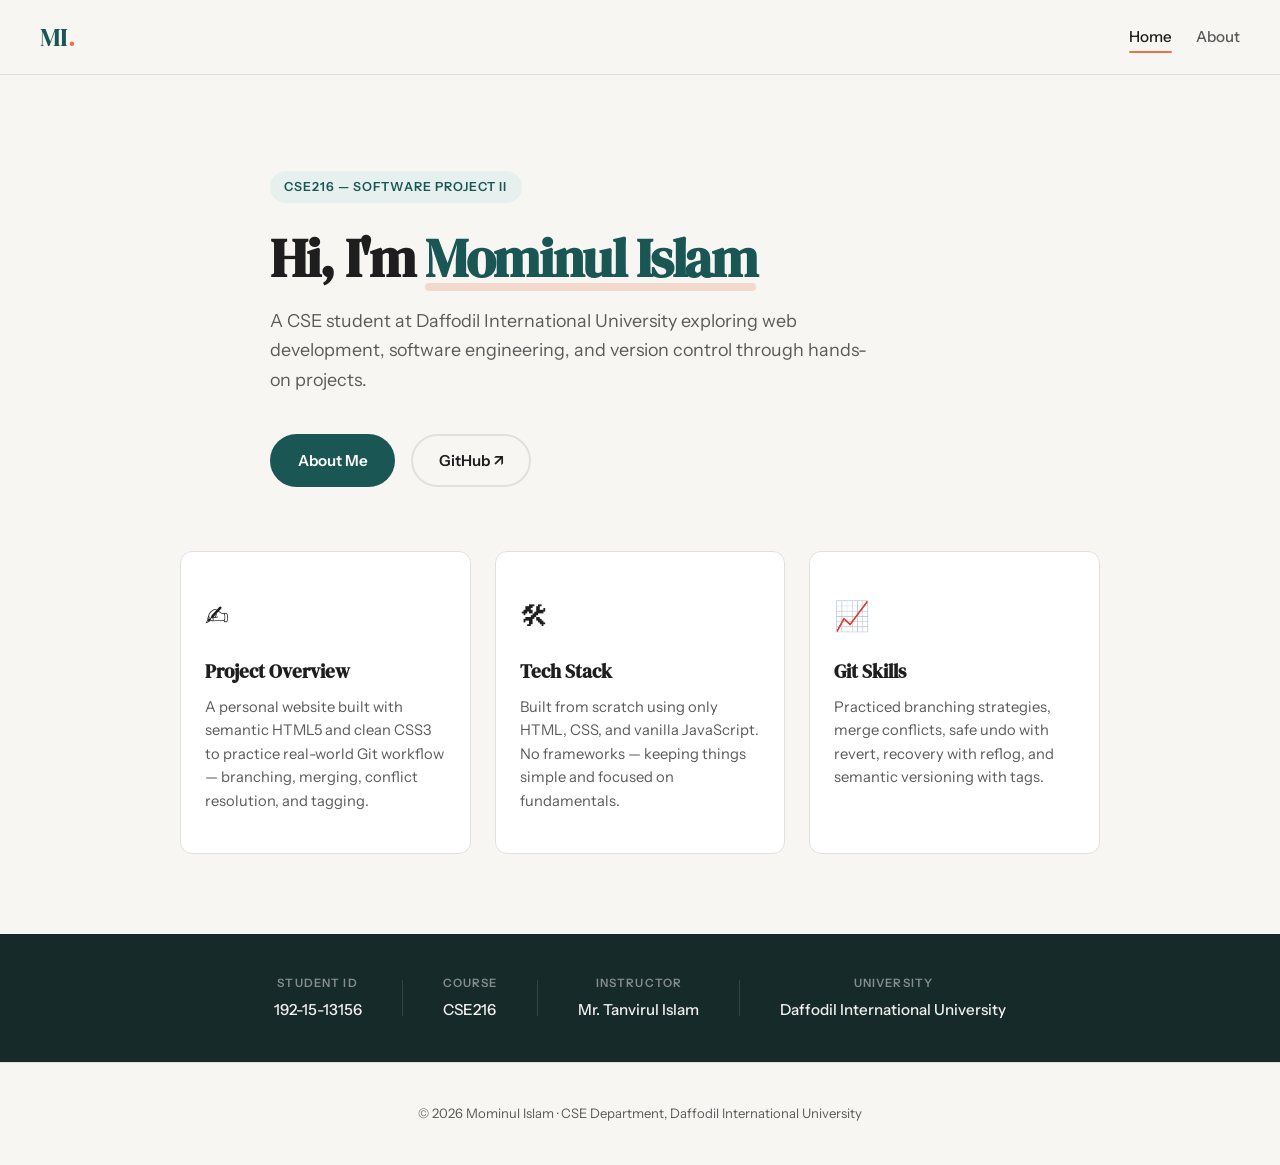
<file: index.html>
<!DOCTYPE html>
<html lang="en">
<head>
  <meta charset="UTF-8" />
  <meta name="viewport" content="width=device-width, initial-scale=1.0" />
  <title>Mominul Islam — Personal Website</title>
  <link rel="preconnect" href="https://fonts.googleapis.com" />
  <link rel="preconnect" href="https://fonts.gstatic.com" crossorigin />
  <link href="https://fonts.googleapis.com/css2?family=DM+Serif+Display&family=Instrument+Sans:wght@400;500;600;700&display=swap" rel="stylesheet" />
  <link rel="stylesheet" href="css/style.css" />
</head>
<body>

  <!-- Navigation -->
  <nav class="navbar">
    <a href="index.html" class="nav-logo">MI<span class="logo-dot">.</span></a>
    <div class="nav-links">
      <a href="index.html" class="nav-link active">Home</a>
      <a href="about.html" class="nav-link">About</a>
    </div>
  </nav>

  <!-- Hero Section -->
  <section class="hero">
    <div class="hero-badge">CSE216 — Software Project II</div>
    <h1 class="hero-title">
      Hi, I'm <span class="highlight">Mominul Islam</span>
    </h1>
    <p class="hero-subtitle">
      A CSE student at Daffodil International University exploring web development,
      software engineering, and version control through hands-on projects.
    </p>
    <div class="hero-actions">
      <a href="about.html" class="btn btn-primary">About Me</a>
      <a href="https://github.com/dev-mominul" class="btn btn-outline" target="_blank" rel="noopener">GitHub &nearr;</a>
    </div>
  </section>

  <!-- Info Cards -->
  <section class="cards">
    <div class="card">
      <div class="card-icon">&#9997;</div>
      <h3 class="card-title">Project Overview</h3>
      <p class="card-text">
        A personal website built with semantic HTML5 and clean CSS3 to practice
        real-world Git workflow — branching, merging, conflict resolution, and tagging.
      </p>
    </div>
    <div class="card">
      <div class="card-icon">&#128736;</div>
      <h3 class="card-title">Tech Stack</h3>
      <p class="card-text">
        Built from scratch using only HTML, CSS, and vanilla JavaScript.
        No frameworks — keeping things simple and focused on fundamentals.
      </p>
    </div>
    <div class="card">
      <div class="card-icon">&#128200;</div>
      <h3 class="card-title">Git Skills</h3>
      <p class="card-text">
        Practiced branching strategies, merge conflicts, safe undo with revert,
        recovery with reflog, and semantic versioning with tags.
      </p>
    </div>
  </section>

  <!-- Course Info Strip -->
  <section class="course-strip">
    <div class="strip-content">
      <div class="strip-item">
        <span class="strip-label">Student ID</span>
        <span class="strip-value">192-15-13156</span>
      </div>
      <div class="strip-divider"></div>
      <div class="strip-item">
        <span class="strip-label">Course</span>
        <span class="strip-value">CSE216</span>
      </div>
      <div class="strip-divider"></div>
      <div class="strip-item">
        <span class="strip-label">Instructor</span>
        <span class="strip-value">Mr. Tanvirul Islam</span>
      </div>
      <div class="strip-divider"></div>
      <div class="strip-item">
        <span class="strip-label">University</span>
        <span class="strip-value">Daffodil International University</span>
      </div>
    </div>
  </section>

  <!-- Footer -->
  <footer class="footer">
    <p>&copy; 2026 Mominul Islam &middot; CSE Department, Daffodil International University</p>
  </footer>

  <script src="js/main.js"></script>
</body>
</html>
</file>
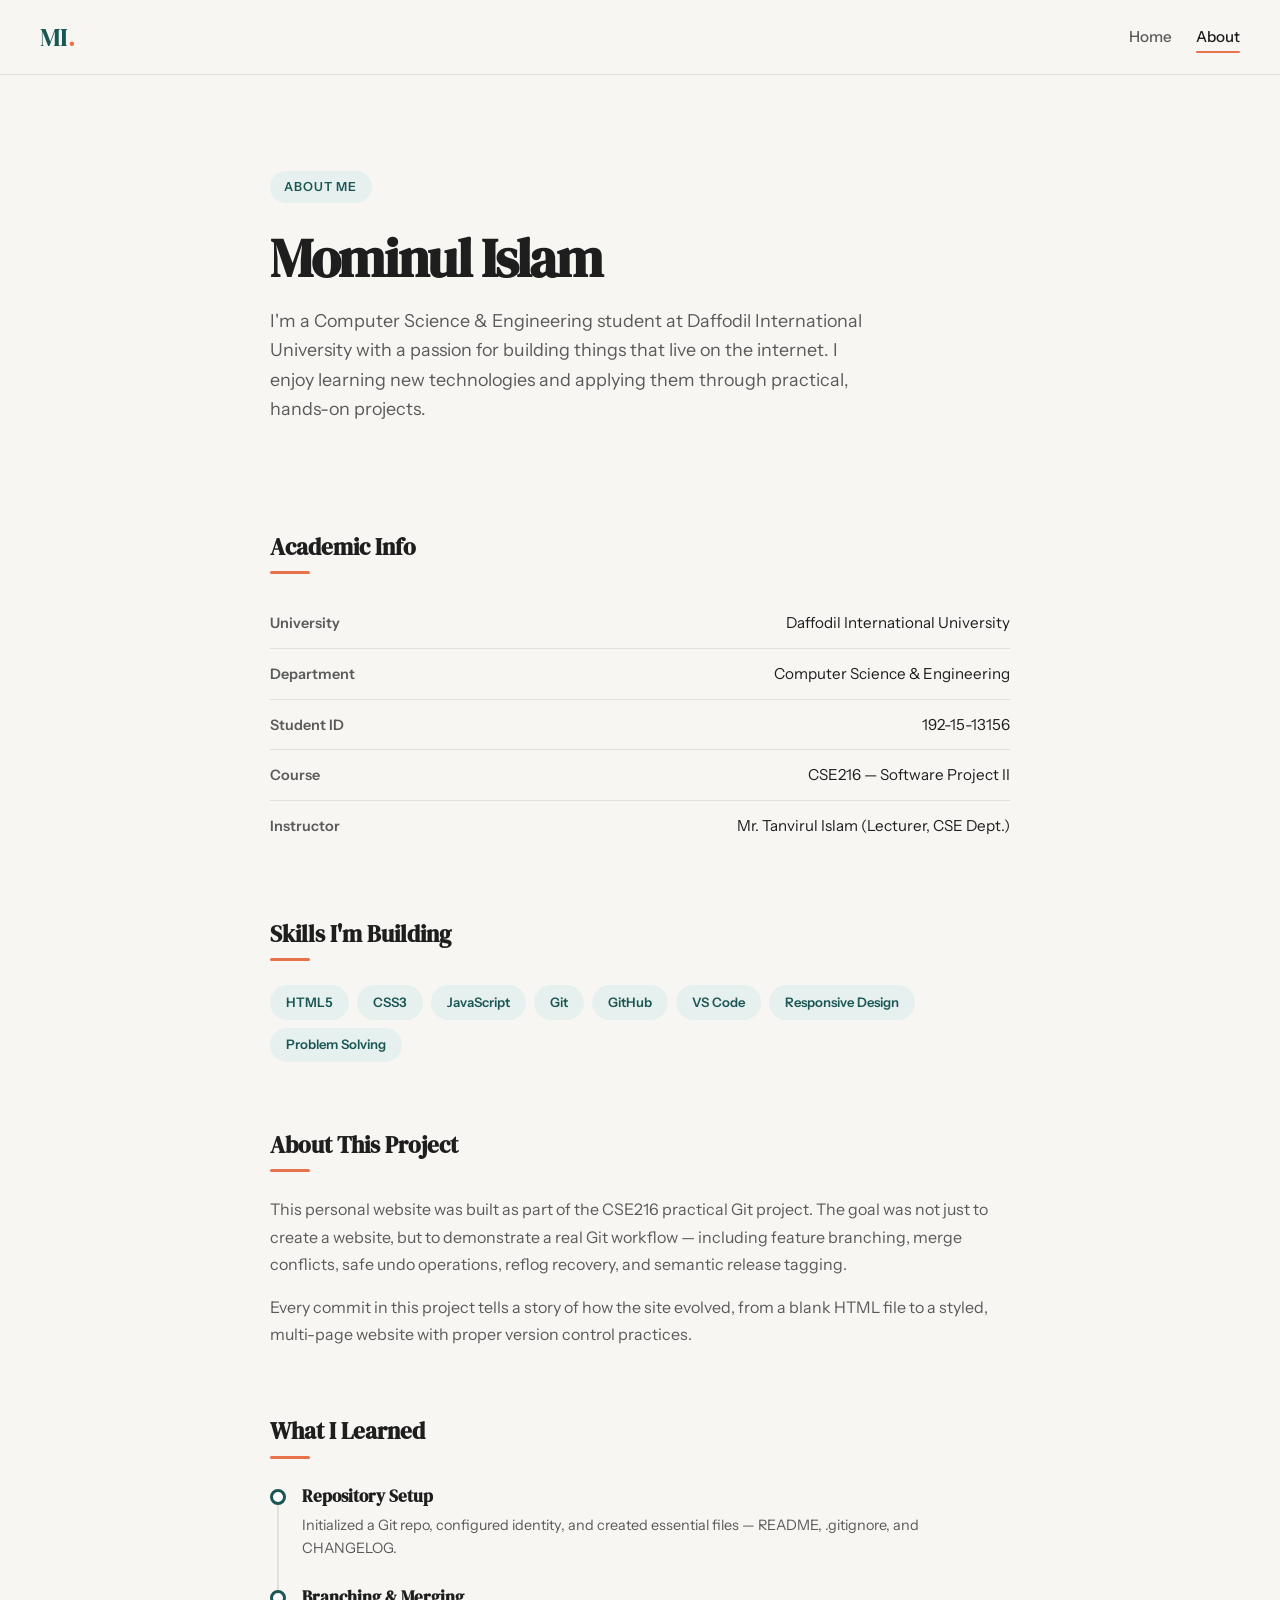
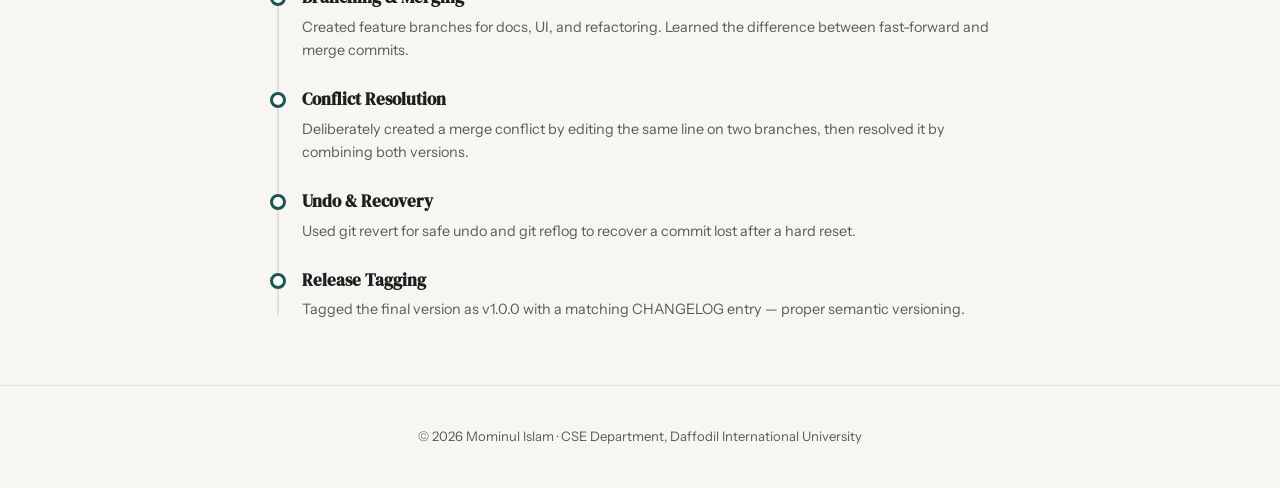
<file: about.html>
<!DOCTYPE html>
<html lang="en">
<head>
  <meta charset="UTF-8" />
  <meta name="viewport" content="width=device-width, initial-scale=1.0" />
  <title>About — Mominul Islam</title>
  <link rel="preconnect" href="https://fonts.googleapis.com" />
  <link rel="preconnect" href="https://fonts.gstatic.com" crossorigin />
  <link href="https://fonts.googleapis.com/css2?family=DM+Serif+Display&family=Instrument+Sans:wght@400;500;600;700&display=swap" rel="stylesheet" />
  <link rel="stylesheet" href="css/style.css" />
</head>
<body>

  <!-- Navigation -->
  <nav class="navbar">
    <a href="index.html" class="nav-logo">MI<span class="logo-dot">.</span></a>
    <div class="nav-links">
      <a href="index.html" class="nav-link">Home</a>
      <a href="about.html" class="nav-link active">About</a>
    </div>
  </nav>

  <!-- About Hero -->
  <section class="about-hero">
    <div class="about-intro">
      <div class="hero-badge">About Me</div>
      <h1 class="hero-title">Mominul Islam</h1>
      <p class="hero-subtitle">
        I'm a Computer Science & Engineering student at Daffodil International
        University with a passion for building things that live on the internet.
        I enjoy learning new technologies and applying them through practical,
        hands-on projects.
      </p>
    </div>
  </section>

  <!-- Details Grid -->
  <section class="about-details">

    <div class="detail-block">
      <h2 class="detail-heading">Academic Info</h2>
      <dl class="detail-list">
        <div class="detail-row">
          <dt>University</dt>
          <dd>Daffodil International University</dd>
        </div>
        <div class="detail-row">
          <dt>Department</dt>
          <dd>Computer Science & Engineering</dd>
        </div>
        <div class="detail-row">
          <dt>Student ID</dt>
          <dd>192-15-13156</dd>
        </div>
        <div class="detail-row">
          <dt>Course</dt>
          <dd>CSE216 — Software Project II</dd>
        </div>
        <div class="detail-row">
          <dt>Instructor</dt>
          <dd>Mr. Tanvirul Islam (Lecturer, CSE Dept.)</dd>
        </div>
      </dl>
    </div>

    <div class="detail-block">
      <h2 class="detail-heading">Skills I'm Building</h2>
      <div class="tag-cloud">
        <span class="tag">HTML5</span>
        <span class="tag">CSS3</span>
        <span class="tag">JavaScript</span>
        <span class="tag">Git</span>
        <span class="tag">GitHub</span>
        <span class="tag">VS Code</span>
        <span class="tag">Responsive Design</span>
        <span class="tag">Problem Solving</span>
      </div>
    </div>

    <div class="detail-block">
      <h2 class="detail-heading">About This Project</h2>
      <p class="detail-text">
        This personal website was built as part of the CSE216 practical Git
        project. The goal was not just to create a website, but to demonstrate
        a real Git workflow — including feature branching, merge conflicts,
        safe undo operations, reflog recovery, and semantic release tagging.
      </p>
      <p class="detail-text">
        Every commit in this project tells a story of how the site evolved,
        from a blank HTML file to a styled, multi-page website with proper
        version control practices.
      </p>
    </div>

    <div class="detail-block">
      <h2 class="detail-heading">What I Learned</h2>
      <div class="timeline">
        <div class="timeline-item">
          <div class="timeline-marker"></div>
          <div class="timeline-content">
            <h3>Repository Setup</h3>
            <p>Initialized a Git repo, configured identity, and created essential files — README, .gitignore, and CHANGELOG.</p>
          </div>
        </div>
        <div class="timeline-item">
          <div class="timeline-marker"></div>
          <div class="timeline-content">
            <h3>Branching & Merging</h3>
            <p>Created feature branches for docs, UI, and refactoring. Learned the difference between fast-forward and merge commits.</p>
          </div>
        </div>
        <div class="timeline-item">
          <div class="timeline-marker"></div>
          <div class="timeline-content">
            <h3>Conflict Resolution</h3>
            <p>Deliberately created a merge conflict by editing the same line on two branches, then resolved it by combining both versions.</p>
          </div>
        </div>
        <div class="timeline-item">
          <div class="timeline-marker"></div>
          <div class="timeline-content">
            <h3>Undo & Recovery</h3>
            <p>Used git revert for safe undo and git reflog to recover a commit lost after a hard reset.</p>
          </div>
        </div>
        <div class="timeline-item">
          <div class="timeline-marker"></div>
          <div class="timeline-content">
            <h3>Release Tagging</h3>
            <p>Tagged the final version as v1.0.0 with a matching CHANGELOG entry — proper semantic versioning.</p>
          </div>
        </div>
      </div>
    </div>

  </section>

  <!-- Footer -->
  <footer class="footer">
    <p>&copy; 2026 Mominul Islam &middot; CSE Department, Daffodil International University</p>
  </footer>

  <script src="js/main.js"></script>
</body>
</html>
</file>
<file: css/style.css>
/* ============================================================
   DESIGN TOKENS
   ============================================================ */
:root {
  /* Palette — deep teal + warm accent */
  --clr-bg:        #f7f6f3;
  --clr-surface:   #ffffff;
  --clr-primary:   #1a5653;
  --clr-primary-lt:#e6f0ef;
  --clr-accent:    #e8734a;
  --clr-text:      #1e1e1e;
  --clr-text-soft: #5a5a5a;
  --clr-border:    #e2e0db;
  --clr-dark-bg:   #162a29;
  --clr-dark-text: #f0efec;

  /* Typography */
  --ff-display: 'DM Serif Display', Georgia, serif;
  --ff-body:    'Instrument Sans', system-ui, sans-serif;

  /* Spacing scale */
  --space-xs:  0.5rem;
  --space-sm:  1rem;
  --space-md:  1.5rem;
  --space-lg:  2.5rem;
  --space-xl:  4rem;
  --space-2xl: 6rem;

  /* Radius */
  --radius-sm: 6px;
  --radius-md: 12px;
  --radius-lg: 20px;

  /* Transitions */
  --ease-out: cubic-bezier(0.16, 1, 0.3, 1);
}

/* ============================================================
   RESET & BASE
   ============================================================ */
*, *::before, *::after { box-sizing: border-box; margin: 0; padding: 0; }

html {
  scroll-behavior: smooth;
  -webkit-font-smoothing: antialiased;
}

body {
  font-family: var(--ff-body);
  font-size: 1rem;
  line-height: 1.65;
  color: var(--clr-text);
  background: var(--clr-bg);
}

a { color: inherit; text-decoration: none; }
img { max-width: 100%; display: block; }

/* ============================================================
   NAVBAR
   ============================================================ */
.navbar {
  position: sticky;
  top: 0;
  z-index: 100;
  display: flex;
  align-items: center;
  justify-content: space-between;
  padding: var(--space-sm) var(--space-lg);
  background: rgba(247, 246, 243, 0.85);
  backdrop-filter: blur(14px);
  -webkit-backdrop-filter: blur(14px);
  border-bottom: 1px solid var(--clr-border);
}

.nav-logo {
  font-family: var(--ff-display);
  font-size: 1.6rem;
  letter-spacing: -0.02em;
  color: var(--clr-primary);
  transition: transform 0.3s var(--ease-out);
}
.nav-logo:hover { transform: scale(1.06); }
.logo-dot { color: var(--clr-accent); }

.nav-links { display: flex; gap: var(--space-md); }

.nav-link {
  font-weight: 500;
  font-size: 0.95rem;
  color: var(--clr-text-soft);
  position: relative;
  padding-bottom: 2px;
  transition: color 0.25s;
}
.nav-link::after {
  content: '';
  position: absolute;
  left: 0; bottom: -2px;
  width: 0; height: 2px;
  background: var(--clr-accent);
  border-radius: 2px;
  transition: width 0.3s var(--ease-out);
}
.nav-link:hover,
.nav-link.active { color: var(--clr-text); }
.nav-link:hover::after,
.nav-link.active::after { width: 100%; }

/* ============================================================
   HERO
   ============================================================ */
.hero, .about-hero {
  max-width: 820px;
  margin: 0 auto;
  padding: var(--space-2xl) var(--space-lg) var(--space-xl);
  animation: fadeUp 0.7s var(--ease-out) both;
}

.hero-badge {
  display: inline-block;
  font-size: 0.78rem;
  font-weight: 600;
  letter-spacing: 0.08em;
  text-transform: uppercase;
  color: var(--clr-primary);
  background: var(--clr-primary-lt);
  padding: 0.35rem 0.9rem;
  border-radius: 50px;
  margin-bottom: var(--space-md);
}

.hero-title {
  font-family: var(--ff-display);
  font-size: clamp(2.2rem, 5vw, 3.4rem);
  line-height: 1.15;
  letter-spacing: -0.025em;
  color: var(--clr-text);
  margin-bottom: var(--space-sm);
}

.highlight {
  color: var(--clr-primary);
  position: relative;
}
.highlight::after {
  content: '';
  position: absolute;
  left: 0; bottom: 4px;
  width: 100%; height: 8px;
  background: var(--clr-accent);
  opacity: 0.22;
  border-radius: 4px;
  z-index: -1;
}

.hero-subtitle {
  font-size: 1.12rem;
  color: var(--clr-text-soft);
  max-width: 600px;
  margin-bottom: var(--space-lg);
}

.hero-actions {
  display: flex;
  gap: var(--space-sm);
  flex-wrap: wrap;
}

/* ============================================================
   BUTTONS
   ============================================================ */
.btn {
  display: inline-flex;
  align-items: center;
  gap: 0.4rem;
  font-family: var(--ff-body);
  font-weight: 600;
  font-size: 0.95rem;
  padding: 0.75rem 1.6rem;
  border-radius: 50px;
  border: 2px solid transparent;
  cursor: pointer;
  transition: all 0.3s var(--ease-out);
}

.btn-primary {
  background: var(--clr-primary);
  color: #fff;
}
.btn-primary:hover {
  background: #22706c;
  transform: translateY(-2px);
  box-shadow: 0 6px 20px rgba(26, 86, 83, 0.25);
}

.btn-outline {
  border-color: var(--clr-border);
  color: var(--clr-text);
  background: transparent;
}
.btn-outline:hover {
  border-color: var(--clr-primary);
  color: var(--clr-primary);
  transform: translateY(-2px);
}

/* ============================================================
   CARDS
   ============================================================ */
.cards {
  display: grid;
  grid-template-columns: repeat(auto-fit, minmax(260px, 1fr));
  gap: var(--space-md);
  max-width: 1000px;
  margin: 0 auto;
  padding: 0 var(--space-lg) var(--space-xl);
  animation: fadeUp 0.7s 0.15s var(--ease-out) both;
}

.card {
  background: var(--clr-surface);
  border: 1px solid var(--clr-border);
  border-radius: var(--radius-md);
  padding: var(--space-lg) var(--space-md);
  transition: transform 0.35s var(--ease-out), box-shadow 0.35s var(--ease-out);
}
.card:hover {
  transform: translateY(-5px);
  box-shadow: 0 12px 32px rgba(0,0,0,0.07);
}

.card-icon {
  font-size: 1.8rem;
  margin-bottom: var(--space-sm);
}

.card-title {
  font-family: var(--ff-display);
  font-size: 1.2rem;
  margin-bottom: var(--space-xs);
  color: var(--clr-text);
}

.card-text {
  font-size: 0.92rem;
  color: var(--clr-text-soft);
  line-height: 1.6;
}

/* ============================================================
   COURSE INFO STRIP
   ============================================================ */
.course-strip {
  background: var(--clr-dark-bg);
  padding: var(--space-lg) var(--space-lg);
  margin-top: var(--space-sm);
}

.strip-content {
  max-width: 1000px;
  margin: 0 auto;
  display: flex;
  align-items: center;
  justify-content: center;
  gap: var(--space-lg);
  flex-wrap: wrap;
}

.strip-item { text-align: center; }

.strip-label {
  display: block;
  font-size: 0.72rem;
  font-weight: 600;
  letter-spacing: 0.1em;
  text-transform: uppercase;
  color: rgba(240, 239, 236, 0.5);
  margin-bottom: 0.25rem;
}

.strip-value {
  display: block;
  font-size: 0.95rem;
  font-weight: 500;
  color: var(--clr-dark-text);
}

.strip-divider {
  width: 1px;
  height: 36px;
  background: rgba(255,255,255,0.12);
}

/* ============================================================
   ABOUT PAGE — DETAILS
   ============================================================ */
.about-details {
  max-width: 820px;
  margin: 0 auto;
  padding: 0 var(--space-lg) var(--space-xl);
  display: flex;
  flex-direction: column;
  gap: var(--space-xl);
  animation: fadeUp 0.7s 0.1s var(--ease-out) both;
}

.detail-block {}

.detail-heading {
  font-family: var(--ff-display);
  font-size: 1.45rem;
  margin-bottom: var(--space-md);
  color: var(--clr-text);
  position: relative;
  padding-bottom: 0.5rem;
}
.detail-heading::after {
  content: '';
  position: absolute;
  left: 0; bottom: 0;
  width: 40px; height: 3px;
  background: var(--clr-accent);
  border-radius: 3px;
}

.detail-list {
  display: flex;
  flex-direction: column;
  gap: 0;
}

.detail-row {
  display: flex;
  justify-content: space-between;
  align-items: baseline;
  padding: 0.75rem 0;
  border-bottom: 1px solid var(--clr-border);
}
.detail-row:last-child { border-bottom: none; }

.detail-row dt {
  font-weight: 600;
  font-size: 0.9rem;
  color: var(--clr-text-soft);
  min-width: 120px;
}

.detail-row dd {
  font-size: 0.95rem;
  text-align: right;
  color: var(--clr-text);
}

.detail-text {
  font-size: 1rem;
  color: var(--clr-text-soft);
  line-height: 1.7;
  margin-bottom: var(--space-sm);
}
.detail-text:last-child { margin-bottom: 0; }

/* Tag Cloud */
.tag-cloud {
  display: flex;
  flex-wrap: wrap;
  gap: 0.5rem;
}

.tag {
  font-size: 0.82rem;
  font-weight: 600;
  padding: 0.4rem 1rem;
  border-radius: 50px;
  background: var(--clr-primary-lt);
  color: var(--clr-primary);
  transition: all 0.25s var(--ease-out);
}
.tag:hover {
  background: var(--clr-primary);
  color: #fff;
  transform: translateY(-2px);
}

/* Timeline */
.timeline {
  position: relative;
  padding-left: 2rem;
}
.timeline::before {
  content: '';
  position: absolute;
  left: 7px; top: 6px; bottom: 6px;
  width: 2px;
  background: var(--clr-border);
}

.timeline-item {
  position: relative;
  padding-bottom: var(--space-md);
}
.timeline-item:last-child { padding-bottom: 0; }

.timeline-marker {
  position: absolute;
  left: -2rem; top: 6px;
  width: 16px; height: 16px;
  border-radius: 50%;
  background: var(--clr-surface);
  border: 3px solid var(--clr-primary);
  z-index: 1;
}

.timeline-item:hover .timeline-marker {
  background: var(--clr-accent);
  border-color: var(--clr-accent);
  transition: all 0.3s;
}

.timeline-content h3 {
  font-family: var(--ff-display);
  font-size: 1.05rem;
  color: var(--clr-text);
  margin-bottom: 0.25rem;
}

.timeline-content p {
  font-size: 0.9rem;
  color: var(--clr-text-soft);
  line-height: 1.6;
}

/* ============================================================
   FOOTER
   ============================================================ */
.footer {
  text-align: center;
  padding: var(--space-lg) var(--space-md);
  border-top: 1px solid var(--clr-border);
}

.footer p {
  font-size: 0.82rem;
  color: var(--clr-text-soft);
}

/* ============================================================
   ANIMATION
   ============================================================ */
@keyframes fadeUp {
  from {
    opacity: 0;
    transform: translateY(24px);
  }
  to {
    opacity: 1;
    transform: translateY(0);
  }
}

/* ============================================================
   RESPONSIVE
   ============================================================ */
@media (max-width: 640px) {
  .navbar { padding: var(--space-sm) var(--space-sm); }
  .hero, .about-hero { padding: var(--space-xl) var(--space-sm) var(--space-lg); }
  .cards { padding: 0 var(--space-sm) var(--space-lg); }
  .about-details { padding: 0 var(--space-sm) var(--space-lg); }

  .strip-content { flex-direction: column; gap: var(--space-sm); }
  .strip-divider { width: 60px; height: 1px; }

  .detail-row { flex-direction: column; gap: 0.15rem; }
  .detail-row dd { text-align: left; }

  .hero-title { font-size: 2rem; }
}
</file>
